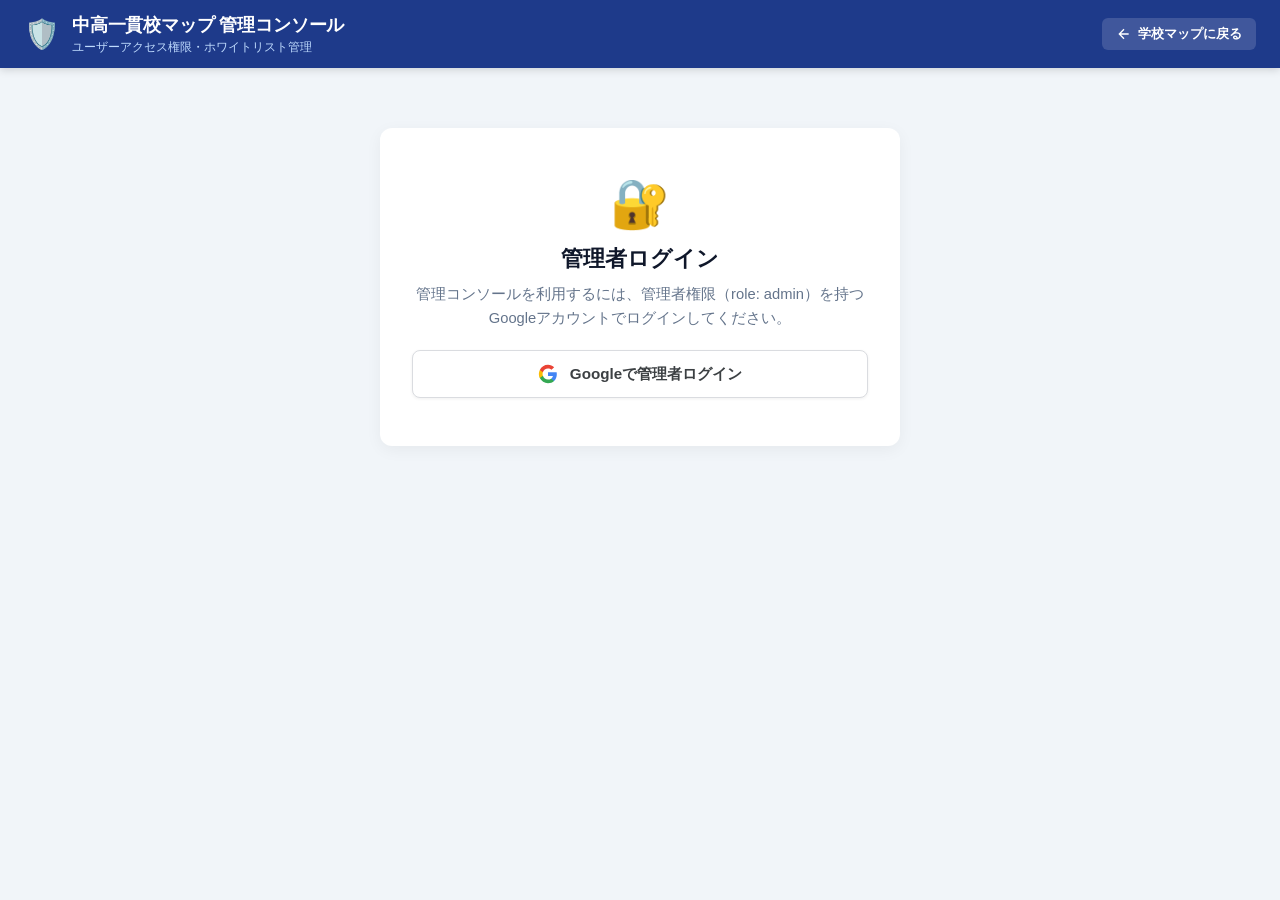
<file: admin/index.html>
<!DOCTYPE html>
<html lang="ja">
<head>
  <!-- Google Tag Manager -->
  <script>(function(w,d,s,l,i){w[l]=w[l]||[];w[l].push({'gtm.start':
  new Date().getTime(),event:'gtm.js'});var f=d.getElementsByTagName(s)[0],
  j=d.createElement(s),dl=l!='dataLayer'?'&l='+l:'';j.async=true;j.src=
  'https://www.googletagmanager.com/gtm.js?id='+i+dl;f.parentNode.insertBefore(j,f);
  })(window,document,'script','dataLayer','GTM-TS7PVPZ9');</script>
  <!-- End Google Tag Manager -->
  <meta charset="UTF-8">
  <meta name="viewport" content="width=device-width, initial-scale=1.0">
  <title>ユーザー管理コンソール - 1都3県の中高一貫校マップ</title>
  <link rel="icon" type="image/x-icon" href="../favicon.ico">
  <link rel="icon" type="image/png" sizes="32x32" href="../favicon-32x32.png">
  <link rel="icon" type="image/png" sizes="192x192" href="../favicon-192x192.png">
  <script src="../config.js"></script>
  <script>
    if (typeof FIREBASE_CONFIG !== 'undefined' && typeof window !== 'undefined') {
      window.FIREBASE_CONFIG = FIREBASE_CONFIG;
    }
  </script>
  <script type="module" crossorigin src="../assets/admin-CMPe5hWe.js"></script>
  <link rel="modulepreload" crossorigin href="../assets/firebase-vaab25MG.js">
  <link rel="stylesheet" crossorigin href="../assets/admin-DGwbVKO0.css">
</head>
<body class="admin-body">
  <!-- Google Tag Manager (noscript) -->
  <noscript><iframe src="https://www.googletagmanager.com/ns.html?id=GTM-TS7PVPZ9"
  height="0" width="0" style="display:none;visibility:hidden"></iframe></noscript>
  <!-- End Google Tag Manager (noscript) -->

  <!-- Admin Header -->
  <header class="admin-header">
    <div class="admin-header-brand">
      <span class="admin-logo-icon">🛡️</span>
      <div class="admin-brand-texts">
        <h1 class="admin-brand-title">中高一貫校マップ 管理コンソール</h1>
        <span class="admin-brand-sub">ユーザーアクセス権限・ホワイトリスト管理</span>
      </div>
    </div>
    <div class="admin-header-nav">
      <a href="../index.html" class="btn-return-map">
        <svg viewBox="0 0 24 24" width="16" height="16" fill="none" stroke="currentColor" stroke-width="2">
          <path d="M19 12H5M12 19l-7-7 7-7"/>
        </svg>
        <span>学校マップに戻る</span>
      </a>
      <div id="admin-user-profile" class="admin-user-profile" style="display: none;">
        <div class="admin-user-meta">
          <span id="admin-avatar-icon" class="admin-avatar">👤</span>
          <div class="admin-user-info">
            <span id="admin-user-email" class="admin-user-email"></span>
            <span class="badge-admin">管理者</span>
          </div>
        </div>
        <button type="button" id="btn-admin-logout" class="btn-admin-logout" title="ログアウト">
          <svg viewBox="0 0 24 24" width="15" height="15" fill="none" stroke="currentColor" stroke-width="2">
            <path d="M9 21H5a2 2 0 0 1-2-2V5a2 2 0 0 1 2-2h4"/>
            <polyline points="16 17 21 12 16 7"/>
            <line x1="21" y1="12" x2="9" y2="12"/>
          </svg>
          <span>ログアウト</span>
        </button>
      </div>
    </div>
  </header>

  <!-- Main Container -->
  <main class="admin-container">

    <!-- Loading State -->
    <div id="admin-loading-view" class="admin-status-card">
      <div class="admin-spinner"></div>
      <p id="admin-loading-text">認証状態と管理者権限を確認しています...</p>
    </div>

    <!-- Login Required State -->
    <div id="admin-login-view" class="admin-status-card" style="display: none;">
      <div class="admin-card-icon">🔐</div>
      <h2>管理者ログイン</h2>
      <p>管理コンソールを利用するには、管理者権限（role: admin）を持つGoogleアカウントでログインしてください。</p>
      <button type="button" id="btn-admin-google-login" class="btn-google-signin" style="margin-top: 16px;">
        <svg class="google-icon" viewBox="0 0 24 24" width="20" height="20">
          <path fill="#4285F4" d="M22.56 12.25c0-.78-.07-1.53-.2-2.25H12v4.26h5.92c-.26 1.37-1.04 2.53-2.21 3.31v2.77h3.57c2.08-1.92 3.28-4.74 3.28-8.09z"/>
          <path fill="#34A853" d="M12 23c2.97 0 5.46-.98 7.28-2.66l-3.57-2.77c-.98.66-2.23 1.06-3.71 1.06-2.86 0-5.29-1.93-6.16-4.53H2.18v2.84C3.99 20.53 7.7 23 12 23z"/>
          <path fill="#FBBC05" d="M5.84 14.09c-.22-.66-.35-1.36-.35-2.09s.13-1.43.35-2.09V7.06H2.18C1.43 8.55 1 10.22 1 12s.43 3.45 1.18 4.94l2.85-2.22.81-.63z"/>
          <path fill="#EA4335" d="M12 5.38c1.62 0 3.06.56 4.21 1.64l3.15-3.15C17.45 2.09 14.97 1 12 1 7.7 1 3.99 3.47 2.18 7.06l3.66 2.84c.87-2.6 3.3-4.52 6.16-4.52z"/>
        </svg>
        <span>Googleで管理者ログイン</span>
      </button>
      <div id="admin-login-error" class="admin-alert-danger" style="display: none; margin-top: 14px;"></div>
    </div>

    <!-- Access Denied (Not Admin) State -->
    <div id="admin-denied-view" class="admin-status-card" style="display: none;">
      <div class="admin-card-icon">🚫</div>
      <h2>アクセス権限がありません</h2>
      <p id="admin-denied-msg">現在ログイン中のアカウントには管理者権限が付与されていません。</p>
      <div class="admin-help-box">
        <strong>【初回セットアップ方法】</strong>
        <p>最初の管理者は Firebase Console の Firestore データベースにて、対象アカウントのホワイトリストドキュメント（<code>/whitelist/{email}</code>）に <code>role: "admin"</code> を追加してください。</p>
      </div>
      <div class="admin-btn-group" style="margin-top: 16px;">
        <button type="button" id="btn-denied-switch" class="btn-primary">別のアカウントでログイン</button>
        <a href="../index.html" class="btn-secondary">学校マップに戻る</a>
      </div>
    </div>

    <!-- Admin Dashboard View -->
    <div id="admin-dashboard-view" style="display: none;">

      <!-- Top Notification Banner -->
      <div id="admin-toast" class="admin-toast" style="display: none;"></div>

      <!-- Stats Counters -->
      <section class="admin-stats-grid">
        <div class="stat-card">
          <span class="stat-label">総登録ユーザー</span>
          <span id="stat-total" class="stat-value">0</span>
        </div>
        <div class="stat-card stat-success">
          <span class="stat-label">有効ユーザー</span>
          <span id="stat-enabled" class="stat-value">0</span>
        </div>
        <div class="stat-card stat-muted">
          <span class="stat-label">無効化ユーザー</span>
          <span id="stat-disabled" class="stat-value">0</span>
        </div>
        <div class="stat-card stat-admin">
          <span class="stat-label">管理者アカウント</span>
          <span id="stat-admins" class="stat-value">0</span>
        </div>
      </section>

      <!-- Users Management Card -->
      <section class="admin-card">
        <div class="admin-card-header">
          <div class="admin-card-title-group">
            <h2 class="admin-card-title">
              <span class="admin-card-title-main">登録ユーザー一覧</span>
              <span class="admin-card-title-badge">ホワイトリスト</span>
            </h2>
            <p class="admin-card-desc">Googleアカウントを登録してマップの閲覧権限を付与します。</p>
          </div>
          <button type="button" id="btn-open-add-modal" class="btn-add-user">
            <svg viewBox="0 0 24 24" width="16" height="16" fill="none" stroke="currentColor" stroke-width="2">
              <line x1="12" y1="5" x2="12" y2="19"/>
              <line x1="5" y1="12" x2="19" y2="12"/>
            </svg>
            <span>新規ユーザーを追加</span>
          </button>
        </div>

        <!-- Filter & Search Bar -->
        <div class="admin-toolbar">
          <div class="admin-search-box">
            <svg viewBox="0 0 24 24" width="16" height="16" fill="none" stroke="currentColor" stroke-width="2">
              <circle cx="11" cy="11" r="8"/>
              <line x1="21" y1="21" x2="16.65" y2="16.65"/>
            </svg>
            <input type="text" id="admin-search-input" placeholder="メールアドレスやメモで検索...">
            <button type="button" id="btn-clear-search" class="btn-clear" style="display: none;">✕</button>
          </div>
          <div class="admin-filter-tabs">
            <button type="button" class="tab-btn active" data-filter="all">すべて</button>
            <button type="button" class="tab-btn" data-filter="enabled">有効のみ</button>
            <button type="button" class="tab-btn" data-filter="disabled">無効のみ</button>
            <button type="button" class="tab-btn" data-filter="admin">管理者のみ</button>
          </div>
        </div>

        <!-- Users Table -->
        <div class="admin-table-wrap">
          <table class="admin-table">
            <thead>
              <tr>
                <th>メールアドレス</th>
                <th>メモ / 所属</th>
                <th>権限ロール</th>
                <th>ステータス</th>
                <th>更新日時</th>
                <th>最終ログイン</th>
                <th class="th-actions">操作</th>
              </tr>
            </thead>
            <tbody id="admin-users-tbody">
              <!-- Dynamically rendered -->
            </tbody>
          </table>
          <div id="admin-empty-state" class="admin-empty-state" style="display: none;">
            <p>該当するユーザーが見つかりません。</p>
          </div>
        </div>
      </section>

      <!-- Decryption Key Management Accordion Card -->
      <section class="admin-card admin-secrets-card">
        <div class="admin-card-header" id="header-toggle-secret" style="cursor: pointer;">
          <div>
            <h2 class="admin-card-title">🔐 データ復号キー (/secrets/app_config) 管理</h2>
            <p class="admin-card-desc">許可されたユーザーに自動配布される暗号化データの復号パスワード</p>
          </div>
          <span id="secret-toggle-icon" class="toggle-icon">▼</span>
        </div>
        <div id="secret-content-body" class="secret-body" style="display: none;">
          <div class="secret-info-box">
            <label class="form-label">現在の復号パスワード</label>
            <div class="secret-input-row">
              <input type="password" id="secret-current-val" readonly value="読み込み中...">
              <button type="button" id="btn-toggle-secret-visibility" class="btn-icon" title="パスワードを表示/非表示">👁️</button>
            </div>
            <p class="form-help">※ このパスワードは Firestore のセキュリティルールにより管理者および許可ユーザーのみ取得できます。</p>
          </div>

          <form id="form-update-secret" class="secret-update-form">
            <label class="form-label">パスワードを変更する場合</label>
            <div class="secret-update-row">
              <input type="password" id="input-new-secret" placeholder="新しい復号パスワードを入力" autocomplete="off">
              <button type="submit" id="btn-submit-secret" class="btn-secondary">パスワードを更新</button>
            </div>
            <p class="form-help danger">⚠️ 注意: パスワードを変更した場合、暗号化ファイル（schools.enc.json）を同じパスワードで再ビルドしてデプロイする必要があります。</p>
          </form>
        </div>
      </section>

    </div>
  </main>

  <!-- Add / Edit User Modal -->
  <div id="modal-user" class="modal-overlay" style="display: none;">
    <div class="modal-card">
      <div class="modal-header">
        <h3 id="modal-user-title" class="modal-title">ユーザーを追加</h3>
        <button type="button" id="btn-close-modal" class="modal-close-btn">&times;</button>
      </div>
      <form id="form-user" class="modal-form">
        <div class="form-group">
          <label for="input-user-email" class="form-label">Googleアカウントのメールアドレス <span class="required">*</span></label>
          <input type="email" id="input-user-email" class="form-input" placeholder="example@gmail.com" required>
        </div>

        <div class="form-group">
          <label for="input-user-note" class="form-label">メモ / 氏名 / 所属 (任意)</label>
          <input type="text" id="input-user-note" class="form-input" placeholder="例: ○○様 (保護者), 運営スタッフ など">
        </div>

        <div class="form-group">
          <label class="form-label">権限ロール</label>
          <div class="radio-options">
            <label class="radio-label">
              <input type="radio" name="user-role" value="user" checked>
              <span>一般ユーザー (マップ閲覧のみ)</span>
            </label>
            <label class="radio-label">
              <input type="radio" name="user-role" value="admin">
              <span>管理者 (本コンソールでのユーザー管理が可能)</span>
            </label>
          </div>
        </div>

        <div class="form-group">
          <label class="checkbox-label">
            <input type="checkbox" id="check-user-enabled" checked>
            <span>アカウントを有効にする (チェックを外すと即時アクセス拒否)</span>
          </label>
        </div>

        <div id="modal-error-msg" class="admin-alert-danger" style="display: none;"></div>

        <div class="modal-footer">
          <button type="button" id="btn-modal-cancel" class="btn-secondary">キャンセル</button>
          <button type="submit" id="btn-modal-save" class="btn-primary">保存する</button>
        </div>
      </form>
    </div>
  </div>

</body>
</html>
</file>
<file: assets/admin-DGwbVKO0.css>
*,:before,:after{box-sizing:border-box}html{-webkit-text-size-adjust:100%;height:auto;min-height:100%;overflow:hidden auto}body,.admin-body{color:#1e293b;-webkit-overflow-scrolling:touch;background-color:#f1f5f9;margin:0;padding:0;font-family:-apple-system,BlinkMacSystemFont,Segoe UI,Roboto,Helvetica Neue,Arial,sans-serif;width:100%!important;height:auto!important;min-height:100vh!important;max-height:none!important;position:relative!important;overflow:hidden auto!important}.admin-header{color:#fff;background:#1e3a8a;justify-content:space-between;align-items:center;padding:12px 24px;display:flex;box-shadow:0 2px 8px #00000026}.admin-header-brand{align-items:center;gap:12px;display:flex}.admin-logo-icon{font-size:1.8rem}.admin-brand-title{letter-spacing:-.01em;margin:0;font-size:1.15rem;font-weight:700}.admin-brand-sub{color:#bfdbfe;font-size:.76rem}.admin-header-nav{align-items:center;gap:16px;display:flex}.btn-return-map{color:#fff;white-space:nowrap;background:#ffffff26;border-radius:6px;align-items:center;gap:6px;padding:7px 14px;font-size:.84rem;font-weight:600;text-decoration:none;transition:background .15s;display:inline-flex}.btn-return-map:hover{background:#ffffff40}.admin-user-profile{border-left:1px solid #fff3;align-items:center;gap:12px;padding-left:14px;display:flex}.admin-user-meta{align-items:center;gap:10px;display:flex}.admin-avatar{font-size:1.3rem}.admin-user-info{flex-direction:column;display:flex}.admin-user-email{font-size:.82rem;font-weight:600}.badge-admin{color:#fff;background:#7c3aed;border-radius:4px;width:fit-content;padding:2px 6px;font-size:.65rem;font-weight:700;display:inline-block}.btn-admin-logout{color:#fff;cursor:pointer;background:0 0;border:1px solid #ffffff4d;border-radius:6px;align-items:center;gap:5px;padding:6px 12px;font-size:.76rem;transition:all .15s;display:inline-flex;white-space:nowrap!important;flex-shrink:0!important}.btn-admin-logout span{display:inline-block;white-space:nowrap!important}.btn-admin-logout:hover{background:#ef444433;border-color:#ef4444}.admin-container{max-width:1360px;margin:28px auto;padding:0 20px;height:auto!important;overflow:visible!important}.admin-status-card{text-align:center;background:#fff;border-radius:12px;max-width:520px;margin:60px auto;padding:48px 32px;box-shadow:0 4px 16px #0000000d}.admin-card-icon{margin-bottom:12px;font-size:3rem}.admin-status-card h2{color:#0f172a;margin:0 0 10px;font-size:1.35rem}.admin-status-card p{color:#64748b;margin:0 0 20px;font-size:.92rem;line-height:1.6}.admin-spinner{border:3px solid #e2e8f0;border-top-color:#2563eb;border-radius:50%;width:38px;height:38px;margin:0 auto 16px;animation:.8s linear infinite admin-spin}@keyframes admin-spin{to{transform:rotate(360deg)}}.admin-help-box{text-align:left;color:#334155;background:#f8fafc;border:1px solid #cbd5e1;border-radius:8px;margin-top:16px;padding:12px 16px;font-size:.84rem}.admin-help-box code{background:#e2e8f0;border-radius:4px;padding:2px 6px;font-family:monospace}.btn-google-signin{color:#3c4043;cursor:pointer;-webkit-user-select:none;user-select:none;background:#fff;border:1.5px solid #dadce0;border-radius:8px;justify-content:center;align-items:center;gap:12px;width:100%;height:48px;font-size:.95rem;font-weight:600;transition:all .2s;display:flex;box-shadow:0 1px 3px #3c404314}.btn-google-signin:hover{background:#f8f9fa;border-color:#dadce0;box-shadow:0 1px 4px #3c404333}.btn-google-signin:active{background:#f1f3f4;transform:scale(.99)}.btn-google-signin:disabled{opacity:.65;cursor:not-allowed}.google-icon{flex-shrink:0}.admin-stats-grid{grid-template-columns:repeat(auto-fit,minmax(220px,1fr));gap:16px;margin-bottom:24px;display:grid}.stat-card{background:#fff;border-left:4px solid #2563eb;border-radius:10px;flex-direction:column;padding:16px 20px;display:flex;box-shadow:0 2px 6px #0000000a}.stat-card.stat-success{border-left-color:#10b981}.stat-card.stat-muted{border-left-color:#94a3b8}.stat-card.stat-admin{border-left-color:#7c3aed}.stat-label{color:#64748b;margin-bottom:4px;font-size:.82rem;font-weight:600}.stat-value{color:#0f172a;font-size:1.8rem;font-weight:800}.admin-card{background:#fff;border-radius:12px;margin-bottom:24px;overflow:hidden;box-shadow:0 2px 10px #0000000d}.admin-card-header{border-bottom:1px solid #e2e8f0;justify-content:space-between;align-items:center;gap:16px;padding:20px 24px;display:flex}.admin-card-title{color:#0f172a;align-items:center;gap:8px;margin:0;font-size:1.15rem;font-weight:700;display:flex}.admin-card-title-main{white-space:nowrap}.admin-card-title-badge{color:#2563eb;letter-spacing:0;white-space:nowrap;background:#eff6ff;border:1px solid #bfdbfe;border-radius:4px;padding:2px 8px;font-size:.72rem;font-weight:600}.admin-card-desc{color:#64748b;margin:4px 0 0;font-size:.82rem}.btn-add-user{color:#fff;cursor:pointer;white-space:nowrap;background:#2563eb;border:none;border-radius:7px;align-items:center;gap:6px;padding:9px 18px;font-size:.88rem;font-weight:600;transition:background .15s;display:inline-flex}.btn-add-user:hover{background:#1d4ed8}.admin-toolbar{background:#f8fafc;border-bottom:1px solid #e2e8f0;flex-wrap:wrap;justify-content:space-between;align-items:center;gap:16px;padding:16px 24px;display:flex}.admin-search-box{flex:1;align-items:center;min-width:260px;display:flex;position:relative}.admin-search-box svg{color:#94a3b8;position:absolute;left:12px}.admin-search-box input{background:#fff;border:1px solid #cbd5e1;border-radius:6px;width:100%;padding:8px 32px 8px 36px;font-size:.88rem}.admin-search-box input:focus{border-color:#2563eb;outline:none;box-shadow:0 0 0 2px #2563eb26}.btn-clear{color:#94a3b8;cursor:pointer;background:0 0;border:none;font-size:.8rem;position:absolute;right:10px}.admin-filter-tabs{background:#e2e8f0;border-radius:7px;gap:2px;padding:3px;display:flex}.tab-btn{color:#475569;cursor:pointer;background:0 0;border:none;border-radius:5px;padding:6px 14px;font-size:.82rem;font-weight:600;transition:all .15s}.tab-btn.active{color:#0f172a;background:#fff;box-shadow:0 1px 3px #0000001a}.admin-table-wrap{overflow-x:auto}.admin-table{border-collapse:collapse;text-align:left;width:100%;font-size:.88rem}.admin-table th{color:#475569;text-transform:uppercase;letter-spacing:.03em;white-space:nowrap;background:#f8fafc;border-bottom:1px solid #e2e8f0;padding:12px 20px;font-size:.78rem;font-weight:600}.admin-table td{vertical-align:middle;border-bottom:1px solid #f1f5f9;padding:14px 20px}.admin-table tbody tr:hover{background-color:#f8fafc}.user-email-cell{color:#0f172a;align-items:center;gap:8px;font-weight:600;display:flex}.badge-you{color:#1e40af;white-space:nowrap;background:#dbeafe;border-radius:4px;padding:2px 6px;font-size:.72rem;font-weight:700;display:inline-block}.user-note-cell{color:#64748b;text-overflow:ellipsis;white-space:nowrap;max-width:220px;font-size:.82rem;overflow:hidden}.badge-role{border-radius:4px;padding:3px 8px;font-size:.72rem;font-weight:700;display:inline-block}.badge-role.admin{color:#6b21a8;background:#f3e8ff}.badge-role.user{color:#475569;background:#f1f5f9}.badge-status{border-radius:4px;align-items:center;gap:5px;padding:3px 8px;font-size:.75rem;font-weight:600;display:inline-flex}.badge-status.enabled{color:#047857;background:#ecfdf5}.badge-status.enabled:before{content:"";background:#10b981;border-radius:50%;width:6px;height:6px}.badge-status.disabled{color:#b91c1c;background:#fef2f2}.badge-status.disabled:before{content:"";background:#ef4444;border-radius:50%;width:6px;height:6px}.user-date-cell{color:#94a3b8;font-size:.78rem}.th-actions{text-align:right}.td-actions{text-align:right;white-space:nowrap}.actions-btn-group{align-items:center;gap:4px;display:inline-flex}.action-btn{cursor:pointer;background:0 0;border:1px solid #cbd5e1;border-radius:5px;margin-left:6px;padding:5px 10px;font-size:.78rem;font-weight:600;transition:all .15s}.btn-toggle-disable{color:#b45309;border-color:#fcd34d}.btn-toggle-disable:hover{background:#fef3c7}.btn-toggle-enable{color:#047857;border-color:#a7f3d0}.btn-toggle-enable:hover{background:#d1fae5}.btn-edit-user{color:#2563eb;border-color:#bfdbfe}.btn-edit-user:hover{background:#eff6ff}.btn-delete-user{color:#dc2626;border-color:#fecaca}.btn-delete-user:hover{background:#fee2e2}.admin-empty-state{text-align:center;color:#94a3b8;padding:40px 20px;font-size:.92rem}.admin-secrets-card{border:1px solid #e2e8f0}.secret-body{background:#fff;border-top:1px solid #e2e8f0;padding:24px}.secret-info-box{margin-bottom:20px}.secret-input-row,.secret-update-row{gap:8px;max-width:500px;margin-top:6px;display:flex}.secret-input-row input,.secret-update-row input{border:1px solid #cbd5e1;border-radius:6px;flex:1;padding:8px 12px;font-family:monospace;font-size:.9rem}.btn-icon{cursor:pointer;background:#f1f5f9;border:1px solid #cbd5e1;border-radius:6px;padding:6px 12px}.form-help{color:#64748b;margin-top:6px;font-size:.78rem}.form-help.danger{color:#b91c1c;background:#fef2f2;border:1px solid #fecaca;border-radius:6px;padding:8px 12px}.modal-overlay{-webkit-backdrop-filter:blur(3px);backdrop-filter:blur(3px);z-index:1000;background:#0f172a99;justify-content:center;align-items:center;padding:20px;display:flex;position:fixed;inset:0}.modal-card{background:#fff;border-radius:12px;width:100%;max-width:500px;animation:.2s ease-out modal-fade-in;overflow:hidden;box-shadow:0 10px 30px #0003}@keyframes modal-fade-in{0%{opacity:0;transform:scale(.96)}to{opacity:1;transform:scale(1)}}.modal-header{border-bottom:1px solid #e2e8f0;justify-content:space-between;align-items:center;padding:18px 24px;display:flex}.modal-title{color:#0f172a;margin:0;font-size:1.15rem}.modal-close-btn{color:#94a3b8;cursor:pointer;background:0 0;border:none;font-size:1.5rem}.modal-form{padding:24px}.form-group{margin-bottom:18px}.form-label{color:#334155;margin-bottom:6px;font-size:.84rem;font-weight:600;display:block}.required{color:#ef4444}.form-input{box-sizing:border-box;border:1px solid #cbd5e1;border-radius:6px;width:100%;padding:9px 12px;font-size:.9rem}.form-input:focus{border-color:#2563eb;outline:none;box-shadow:0 0 0 2px #2563eb26}.radio-options{flex-direction:column;gap:8px;display:flex}.radio-label,.checkbox-label{color:#334155;cursor:pointer;align-items:center;gap:8px;font-size:.88rem;display:flex}.modal-footer{justify-content:flex-end;gap:10px;margin-top:24px;display:flex}.btn-primary{color:#fff;cursor:pointer;background:#2563eb;border:none;border-radius:6px;padding:9px 20px;font-size:.88rem;font-weight:600}.btn-primary:hover{background:#1d4ed8}.btn-secondary{color:#475569;cursor:pointer;background:#f1f5f9;border:1px solid #cbd5e1;border-radius:6px;padding:9px 18px;font-size:.88rem;font-weight:600}.btn-secondary:hover{background:#e2e8f0}.admin-toast{color:#fff;z-index:2000;border-radius:8px;padding:12px 20px;font-size:.88rem;font-weight:600;animation:.25s ease-out toast-in;position:fixed;bottom:24px;right:24px;box-shadow:0 4px 16px #00000026}@keyframes toast-in{0%{opacity:0;transform:translateY(10px)}to{opacity:1;transform:translateY(0)}}.admin-toast.success{background:#059669}.admin-toast.error{background:#dc2626}.admin-alert-danger{color:#b91c1c;background:#fef2f2;border:1px solid #fecaca;border-radius:6px;padding:10px 14px;font-size:.84rem}@media (width<=768px){.admin-header{flex-direction:column;align-items:stretch;gap:10px;padding:10px 14px}.admin-header-brand{align-items:center;gap:10px;display:flex}.admin-logo-icon{font-size:1.5rem}.admin-brand-title{font-size:1.05rem}.admin-brand-sub{display:none}.admin-header-nav{border-top:1px solid #ffffff26;flex-direction:column;gap:8px;width:100%;padding-top:8px;display:flex}.btn-return-map{box-sizing:border-box;white-space:nowrap;background:#ffffff26;border-radius:6px;justify-content:center;align-items:center;gap:6px;width:100%;padding:7px 12px;font-size:.8rem;display:inline-flex}.admin-user-profile{box-sizing:border-box;background:#ffffff1a;border-left:none;border-radius:6px;justify-content:space-between;align-items:center;gap:8px;width:100%;padding:6px 10px;display:flex}.admin-user-meta{flex:1;align-items:center;gap:8px;min-width:0;display:flex}.admin-avatar{flex-shrink:0;font-size:1.15rem}.admin-user-info{flex-direction:column;flex:1;gap:2px;min-width:0;display:flex}.admin-user-email{text-overflow:ellipsis;white-space:nowrap;max-width:100%;font-size:.78rem;font-weight:600;line-height:1.2;display:block;overflow:hidden}.btn-admin-logout{background:#ef444440;border:1px solid #ef444473;border-radius:5px;align-items:center;gap:4px;min-width:fit-content;padding:5px 10px;font-size:.74rem;display:inline-flex;white-space:nowrap!important;flex-shrink:0!important}.btn-admin-logout span{display:inline-block;white-space:nowrap!important}.admin-container{margin:12px auto;padding:0 10px;height:auto!important;overflow:visible!important}.admin-status-card{margin:20px auto;padding:28px 16px}.admin-stats-grid{grid-template-columns:1fr 1fr;gap:8px;margin-bottom:12px}.stat-card{border-left-width:3px;border-radius:8px;flex-direction:row;justify-content:space-between;align-items:center;padding:8px 10px;box-shadow:0 1px 3px #0000000a}.stat-label{color:#475569;white-space:nowrap;margin-bottom:0;font-size:.7rem;font-weight:600}.stat-value{color:#0f172a;font-size:1.15rem;font-weight:800;line-height:1}.admin-card{border-radius:10px;margin-bottom:16px}.admin-card-header{flex-direction:column;align-items:stretch;gap:10px;padding:12px 14px}.admin-card-title{flex-wrap:wrap;align-items:center;gap:6px;font-size:1rem}.admin-card-title-main{white-space:nowrap;font-size:1rem}.admin-card-title-badge{white-space:nowrap;padding:2px 6px;font-size:.7rem}.admin-card-desc{color:#64748b;margin:3px 0 0;font-size:.74rem;line-height:1.4}.btn-add-user{border-radius:6px;justify-content:center;width:100%;padding:9px 16px;font-size:.88rem}.admin-toolbar{flex-direction:column;align-items:stretch;gap:8px;padding:10px 12px}.admin-search-box{width:100%;min-width:100%}.admin-search-box input{padding-top:8px;padding-bottom:8px;font-size:16px}.admin-filter-tabs{box-sizing:border-box;grid-template-columns:repeat(4,1fr);gap:2px;width:100%;padding:3px;display:grid}.tab-btn{text-align:center;white-space:nowrap;text-overflow:ellipsis;min-width:0;padding:6px 2px;font-size:.73rem;overflow:hidden}.admin-table-wrap{overflow:visible!important}.admin-table,.admin-table tbody,.admin-table tr,.admin-table td{box-sizing:border-box;width:100%;display:block}.admin-table thead{display:none}.admin-table tbody{padding:10px}.admin-table tbody tr.admin-user-row{background:#fff;border:1px solid #e2e8f0;border-radius:10px;margin-bottom:10px;padding:12px 14px;transition:background .15s,box-shadow .15s;position:relative;box-shadow:0 1px 3px #0000000a}.admin-table tbody tr.admin-user-row:nth-child(2n){background:#fff}.admin-table td.td-email{border-bottom:1px solid #f1f5f9;margin-bottom:6px;padding:0 0 8px}.user-email-cell{flex-wrap:wrap;justify-content:space-between;align-items:center;gap:6px;display:flex}.user-email-text{color:#0f172a;word-break:break-all;font-size:.92rem;font-weight:700}.admin-table td:not(.td-email):not(.td-actions){border-bottom:none;justify-content:space-between;align-items:center;padding:4px 0;font-size:.82rem;display:flex}.admin-table td:not(.td-email):not(.td-actions):before{content:attr(data-label);color:#64748b;flex-shrink:0;margin-right:12px;font-size:.74rem;font-weight:600}.user-note-cell{text-align:right;word-break:break-all;white-space:normal;max-width:65%;font-size:.82rem}.admin-table td.td-actions{text-align:left;border-top:1px dashed #e2e8f0;border-bottom:none;margin-top:6px;padding:8px 0 0}.actions-btn-group{gap:8px;width:100%;display:flex}.actions-btn-group .action-btn{text-align:center;border-radius:6px;flex:1;justify-content:center;align-items:center;min-height:38px;margin-left:0;padding:8px 4px;font-size:.8rem;display:flex}.secret-body{padding:14px}.secret-input-row,.secret-update-row{max-width:100%}.secret-update-row{flex-direction:column;gap:8px}.secret-input-row input,.secret-update-row input{padding:9px 12px;font-size:16px}.secret-update-row button{width:100%;padding:10px}.modal-overlay{align-items:flex-end;padding:10px}.modal-card{border-bottom-right-radius:0;border-bottom-left-radius:0;flex-direction:column;width:100%;max-height:90vh;margin:0;display:flex}.modal-form{padding:14px;overflow-y:auto}.form-input{padding:9px 12px;font-size:16px}.modal-footer{flex-direction:column-reverse;gap:8px;margin-top:16px}.modal-footer .btn-primary,.modal-footer .btn-secondary{text-align:center;width:100%;padding:10px;font-size:.9rem}.admin-toast{text-align:center;font-size:.82rem;bottom:14px;left:14px;right:14px}}@media (width>=601px) and (width<=1024px) and (orientation:portrait){.admin-header{flex-direction:row!important;justify-content:space-between!important;align-items:center!important;gap:12px!important;padding:12px 20px!important}.admin-header-brand{align-items:center!important;gap:10px!important;display:flex!important}.admin-brand-sub{font-size:.76rem!important;display:block!important}.admin-header-nav{border-top:none!important;flex-direction:row!important;align-items:center!important;gap:10px!important;width:auto!important;padding-top:0!important;display:flex!important}.btn-return-map{width:auto!important;padding:7px 14px!important;font-size:.82rem!important}.admin-user-profile{border-left:1px solid #fff3!important;border-radius:6px!important;gap:10px!important;width:auto!important;padding:6px 12px!important}.admin-user-email{max-width:180px!important}.admin-container{max-width:960px!important;margin:20px auto!important;padding:0 16px!important}.admin-stats-grid{grid-template-columns:repeat(2,1fr)!important;gap:12px!important;margin-bottom:20px!important}.stat-card{border-left-width:4px!important;flex-direction:column!important;align-items:flex-start!important;padding:14px 16px!important}.stat-label{margin-bottom:4px!important;font-size:.8rem!important}.stat-value{font-size:1.6rem!important}.admin-card-header{flex-direction:row!important;justify-content:space-between!important;align-items:center!important}.btn-add-user{width:auto!important}.admin-toolbar{flex-direction:row!important;align-items:center!important;gap:12px!important}.admin-search-box{flex:1!important;width:auto!important;min-width:0!important}.admin-filter-tabs{flex-shrink:0!important}.admin-modal-overlay{align-items:center!important;padding:24px!important}.admin-modal-card{border-radius:12px!important;width:100%!important;max-width:520px!important;max-height:90vh!important}.modal-footer{flex-direction:row!important;justify-content:flex-end!important;gap:10px!important}.modal-footer .btn-primary,.modal-footer .btn-secondary{width:auto!important;padding:8px 18px!important}}
</file>
